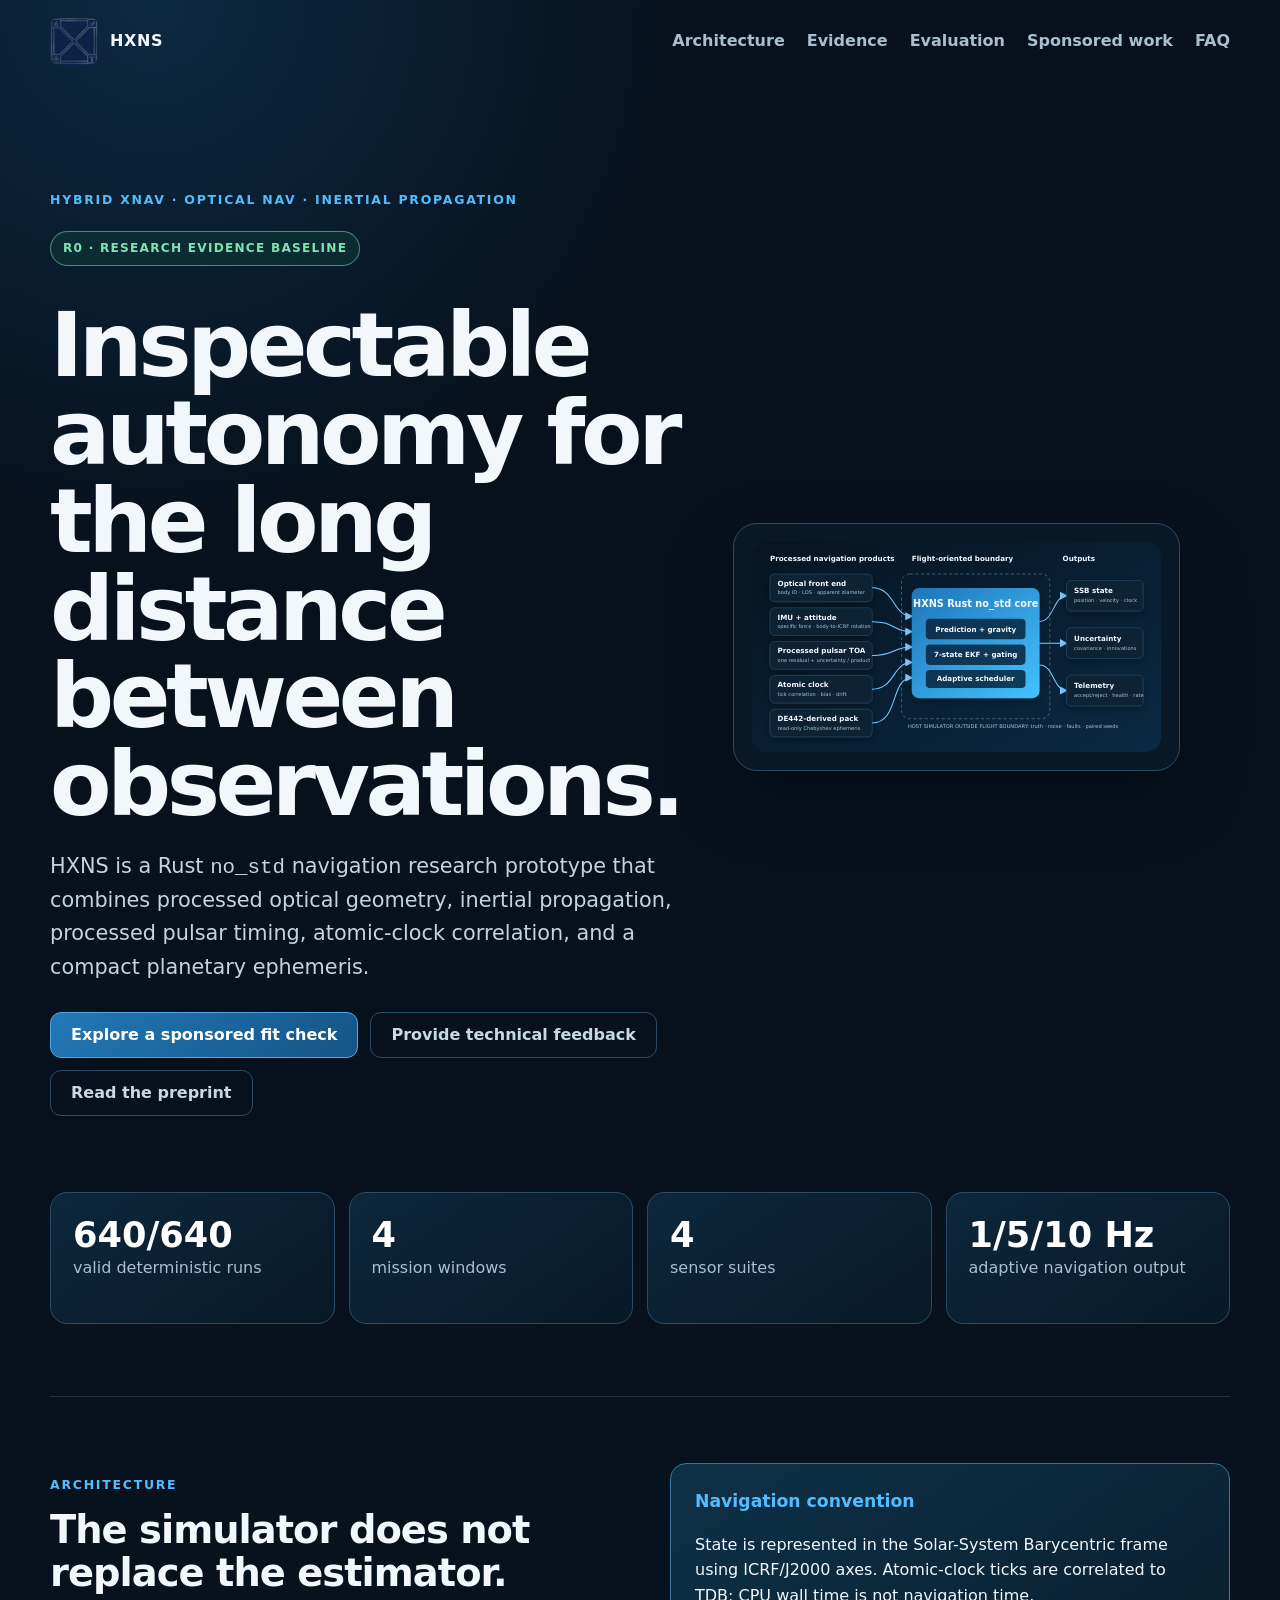
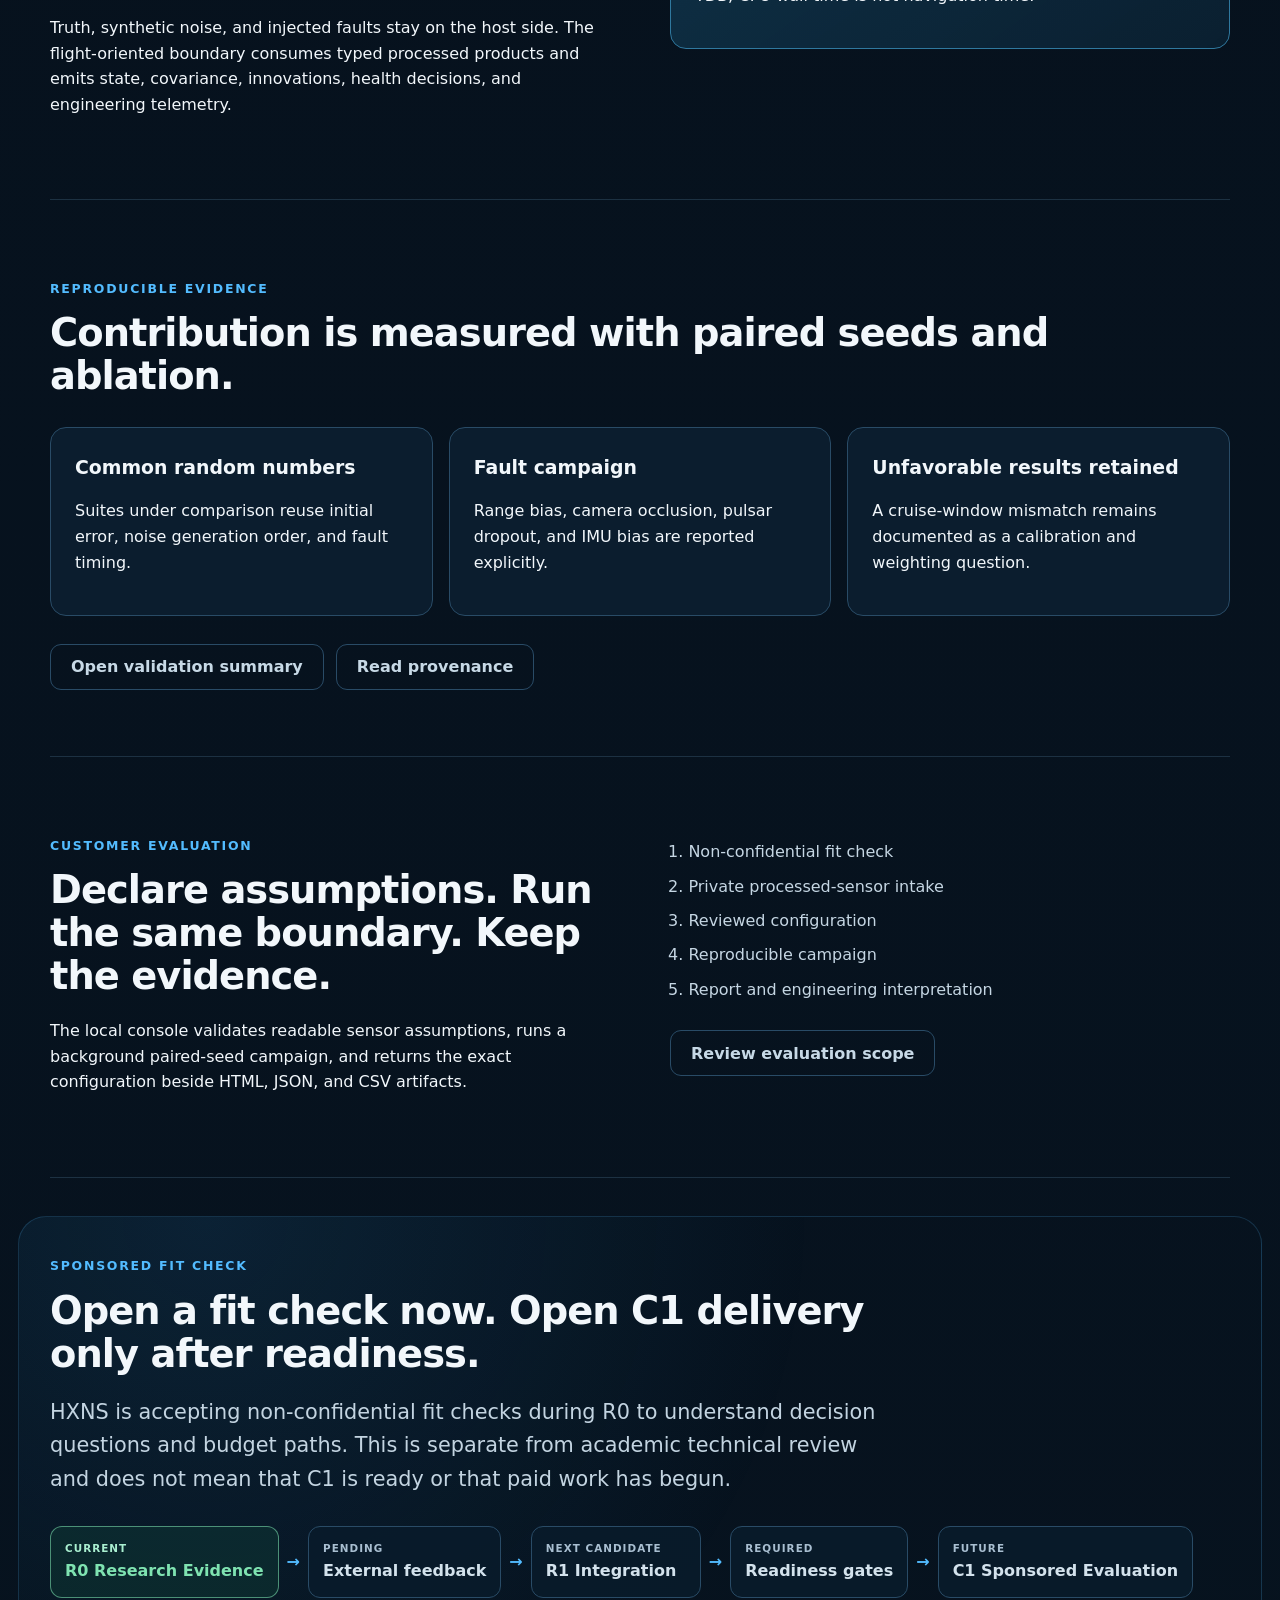
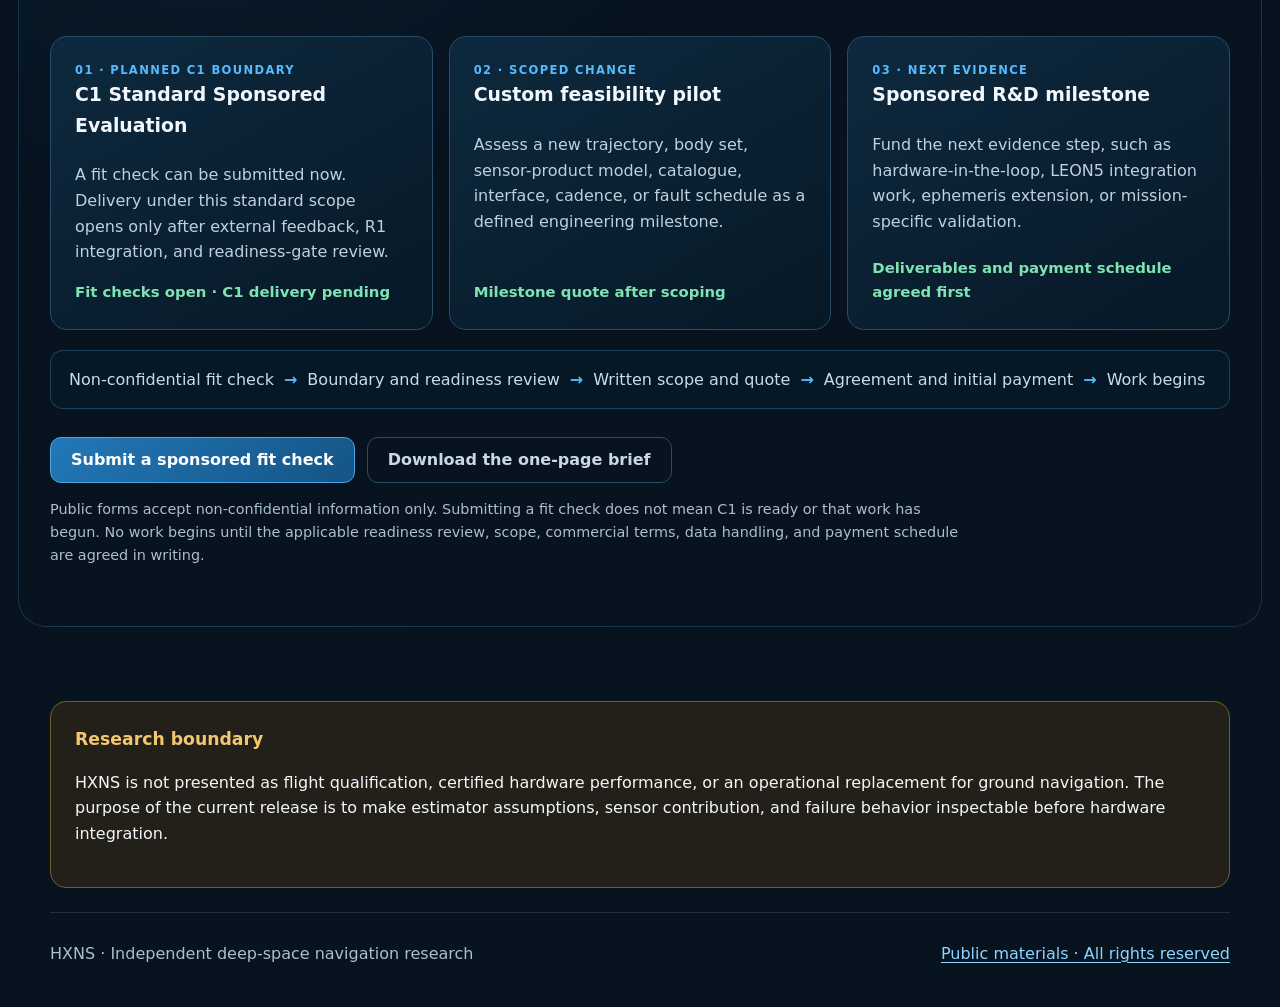
<file: index.html>
<!doctype html>
<html lang="en">
<head>
  <meta charset="utf-8">
  <meta name="viewport" content="width=device-width, initial-scale=1">
  <meta name="description" content="HXNS is a Rust no_std hybrid optical-pulsar-inertial navigation research prototype with reproducible software-in-the-loop evaluation.">
  <meta name="theme-color" content="#071522">
  <title>HXNS — Hybrid XNAV-OpticalNAV Service</title>
  <link rel="stylesheet" href="styles.css">
</head>
<body>
  <header class="site-header">
    <a class="brand" href="index.html"><img src="assets/hxns-logo.png" alt="HXNS logo"><span>HXNS</span></a>
    <nav aria-label="Primary navigation">
      <a href="#architecture">Architecture</a>
      <a href="#evidence">Evidence</a>
      <a href="#evaluation">Evaluation</a>
      <a href="#sponsored">Sponsored work</a>
      <a href="https://github.com/thanatchatharmx-eng/hxns/blob/main/docs/FAQ.md">FAQ</a>
    </nav>
  </header>

  <main class="page-shell">
    <section class="hero hero-grid">
      <div>
        <p class="eyebrow">HYBRID XNAV · OPTICAL NAV · INERTIAL PROPAGATION</p>
        <p class="status-badge">R0 · RESEARCH EVIDENCE BASELINE</p>
        <h1>Inspectable autonomy for the long distance between observations.</h1>
        <p class="lede">HXNS is a Rust <code>no_std</code> navigation research prototype that combines processed optical geometry, inertial propagation, processed pulsar timing, atomic-clock correlation, and a compact planetary ephemeris.</p>
        <div class="cta-row">
          <a class="button" href="#sponsored">Explore a sponsored fit check</a>
          <a class="button secondary" href="https://github.com/thanatchatharmx-eng/hxns/issues/new?template=technical-review.yml">Provide technical feedback</a>
          <a class="button secondary" href="publications/HXNS_Technical_Preprint_EN_v0.3.pdf">Read the preprint</a>
        </div>
      </div>
      <div class="hero-visual"><img src="assets/hxns-architecture.svg" alt="HXNS processed-sensor fusion architecture"></div>
    </section>

    <section class="metric-grid" aria-label="Validation evidence">
      <article class="metric-card"><strong>640/640</strong><span>valid deterministic runs</span></article>
      <article class="metric-card"><strong>4</strong><span>mission windows</span></article>
      <article class="metric-card"><strong>4</strong><span>sensor suites</span></article>
      <article class="metric-card"><strong>1/5/10 Hz</strong><span>adaptive navigation output</span></article>
    </section>

    <section id="architecture" class="content-section two-column">
      <div>
        <p class="eyebrow">ARCHITECTURE</p>
        <h2>The simulator does not replace the estimator.</h2>
        <p>Truth, synthetic noise, and injected faults stay on the host side. The flight-oriented boundary consumes typed processed products and emits state, covariance, innovations, health decisions, and engineering telemetry.</p>
      </div>
      <div class="callout"><strong>Navigation convention</strong><p>State is represented in the Solar-System Barycentric frame using ICRF/J2000 axes. Atomic-clock ticks are correlated to TDB; CPU wall time is not navigation time.</p></div>
    </section>

    <section id="evidence" class="content-section">
      <p class="eyebrow">REPRODUCIBLE EVIDENCE</p>
      <h2>Contribution is measured with paired seeds and ablation.</h2>
      <div class="card-grid">
        <article class="info-card"><h3>Common random numbers</h3><p>Suites under comparison reuse initial error, noise generation order, and fault timing.</p></article>
        <article class="info-card"><h3>Fault campaign</h3><p>Range bias, camera occlusion, pulsar dropout, and IMU bias are reported explicitly.</p></article>
        <article class="info-card"><h3>Unfavorable results retained</h3><p>A cruise-window mismatch remains documented as a calibration and weighting question.</p></article>
      </div>
      <div class="cta-row"><a class="button secondary" href="samples/sample-validation-summary.html">Open validation summary</a><a class="button secondary" href="https://github.com/thanatchatharmx-eng/hxns/blob/main/docs/RESEARCH.md">Read provenance</a></div>
    </section>

    <section id="evaluation" class="content-section two-column">
      <div>
        <p class="eyebrow">CUSTOMER EVALUATION</p>
        <h2>Declare assumptions. Run the same boundary. Keep the evidence.</h2>
        <p>The local console validates readable sensor assumptions, runs a background paired-seed campaign, and returns the exact configuration beside HTML, JSON, and CSV artifacts.</p>
      </div>
      <div>
        <ol class="clean-list">
          <li>Non-confidential fit check</li>
          <li>Private processed-sensor intake</li>
          <li>Reviewed configuration</li>
          <li>Reproducible campaign</li>
          <li>Report and engineering interpretation</li>
        </ol>
        <div class="cta-row"><a class="button secondary" href="https://github.com/thanatchatharmx-eng/hxns/blob/main/docs/EVALUATION.md">Review evaluation scope</a></div>
      </div>
    </section>

    <section id="sponsored" class="content-section sponsored-section">
      <div class="section-heading">
        <p class="eyebrow">SPONSORED FIT CHECK</p>
        <h2>Open a fit check now. Open C1 delivery only after readiness.</h2>
        <p class="lede compact-lede">HXNS is accepting non-confidential fit checks during R0 to understand decision questions and budget paths. This is separate from academic technical review and does not mean that C1 is ready or that paid work has begun.</p>
      </div>
      <div class="stage-roadmap" aria-label="HXNS commercial readiness path">
        <span class="stage-node current"><small>CURRENT</small>R0 Research Evidence</span>
        <b>→</b>
        <span class="stage-node"><small>PENDING</small>External feedback</span>
        <b>→</b>
        <span class="stage-node"><small>NEXT CANDIDATE</small>R1 Integration</span>
        <b>→</b>
        <span class="stage-node"><small>REQUIRED</small>Readiness gates</span>
        <b>→</b>
        <span class="stage-node"><small>FUTURE</small>C1 Sponsored Evaluation</span>
      </div>
      <div class="engagement-grid">
        <article class="engagement-card">
          <span class="engagement-label">01 · PLANNED C1 BOUNDARY</span>
          <h3>C1 Standard Sponsored Evaluation</h3>
          <p>A fit check can be submitted now. Delivery under this standard scope opens only after external feedback, R1 integration, and readiness-gate review.</p>
          <strong>Fit checks open · C1 delivery pending</strong>
        </article>
        <article class="engagement-card">
          <span class="engagement-label">02 · SCOPED CHANGE</span>
          <h3>Custom feasibility pilot</h3>
          <p>Assess a new trajectory, body set, sensor-product model, catalogue, interface, cadence, or fault schedule as a defined engineering milestone.</p>
          <strong>Milestone quote after scoping</strong>
        </article>
        <article class="engagement-card">
          <span class="engagement-label">03 · NEXT EVIDENCE</span>
          <h3>Sponsored R&amp;D milestone</h3>
          <p>Fund the next evidence step, such as hardware-in-the-loop, LEON5 integration work, ephemeris extension, or mission-specific validation.</p>
          <strong>Deliverables and payment schedule agreed first</strong>
        </article>
      </div>
      <div class="sponsor-process" aria-label="Sponsored evaluation process">
        <span>Non-confidential fit check</span><b>→</b><span>Boundary and readiness review</span><b>→</b><span>Written scope and quote</span><b>→</b><span>Agreement and initial payment</span><b>→</b><span>Work begins</span>
      </div>
      <div class="cta-row">
        <a class="button" href="https://github.com/thanatchatharmx-eng/hxns/issues/new?template=sponsored-evaluation.yml">Submit a sponsored fit check</a>
        <a class="button secondary" href="publications/HXNS_Sponsored_Evaluation_One_Page_v0.2.pdf">Download the one-page brief</a>
      </div>
      <p class="privacy-note">Public forms accept non-confidential information only. Submitting a fit check does not mean C1 is ready or that work has begun. No work begins until the applicable readiness review, scope, commercial terms, data handling, and payment schedule are agreed in writing.</p>
    </section>

    <section class="warning-card"><strong>Research boundary</strong><p>HXNS is not presented as flight qualification, certified hardware performance, or an operational replacement for ground navigation. The purpose of the current release is to make estimator assumptions, sensor contribution, and failure behavior inspectable before hardware integration.</p></section>
  </main>

  <footer><span>HXNS · Independent deep-space navigation research</span><a href="LICENSE">Public materials · All rights reserved</a></footer>
</body>
</html>
</file>
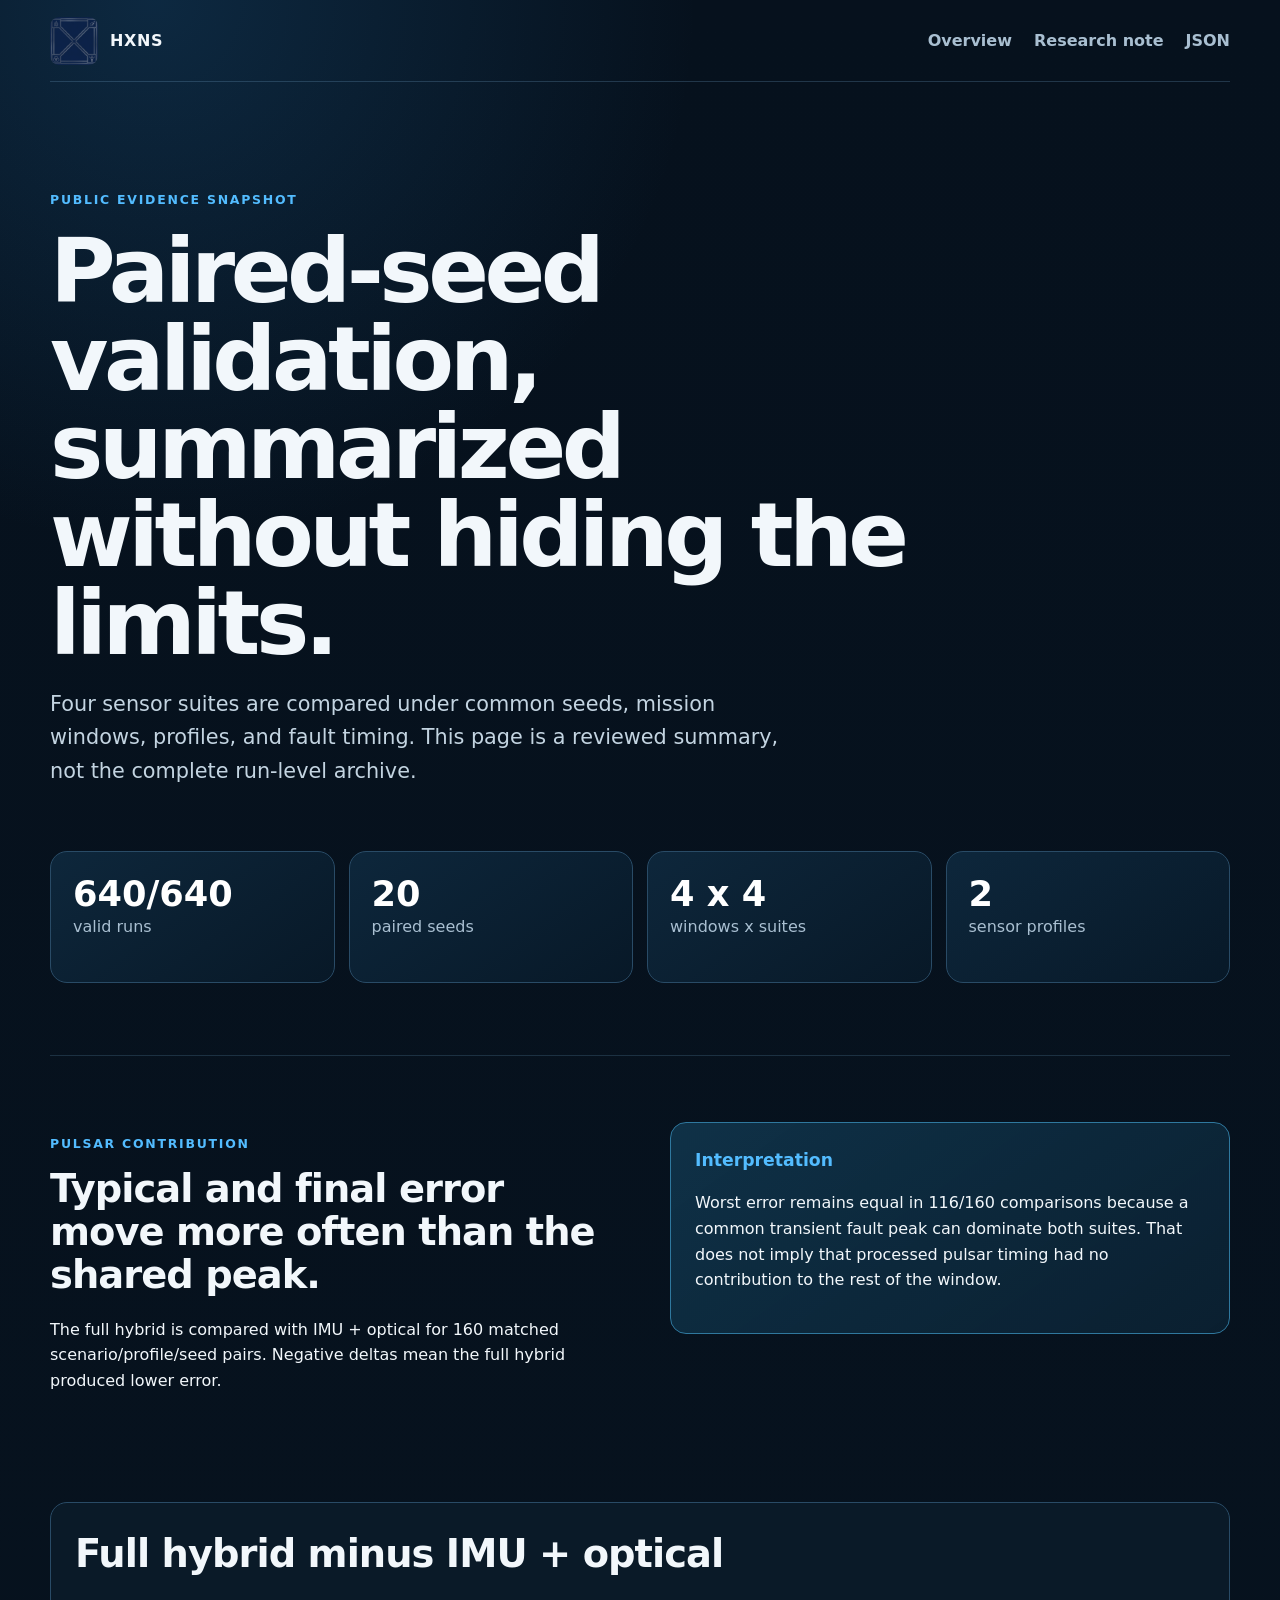
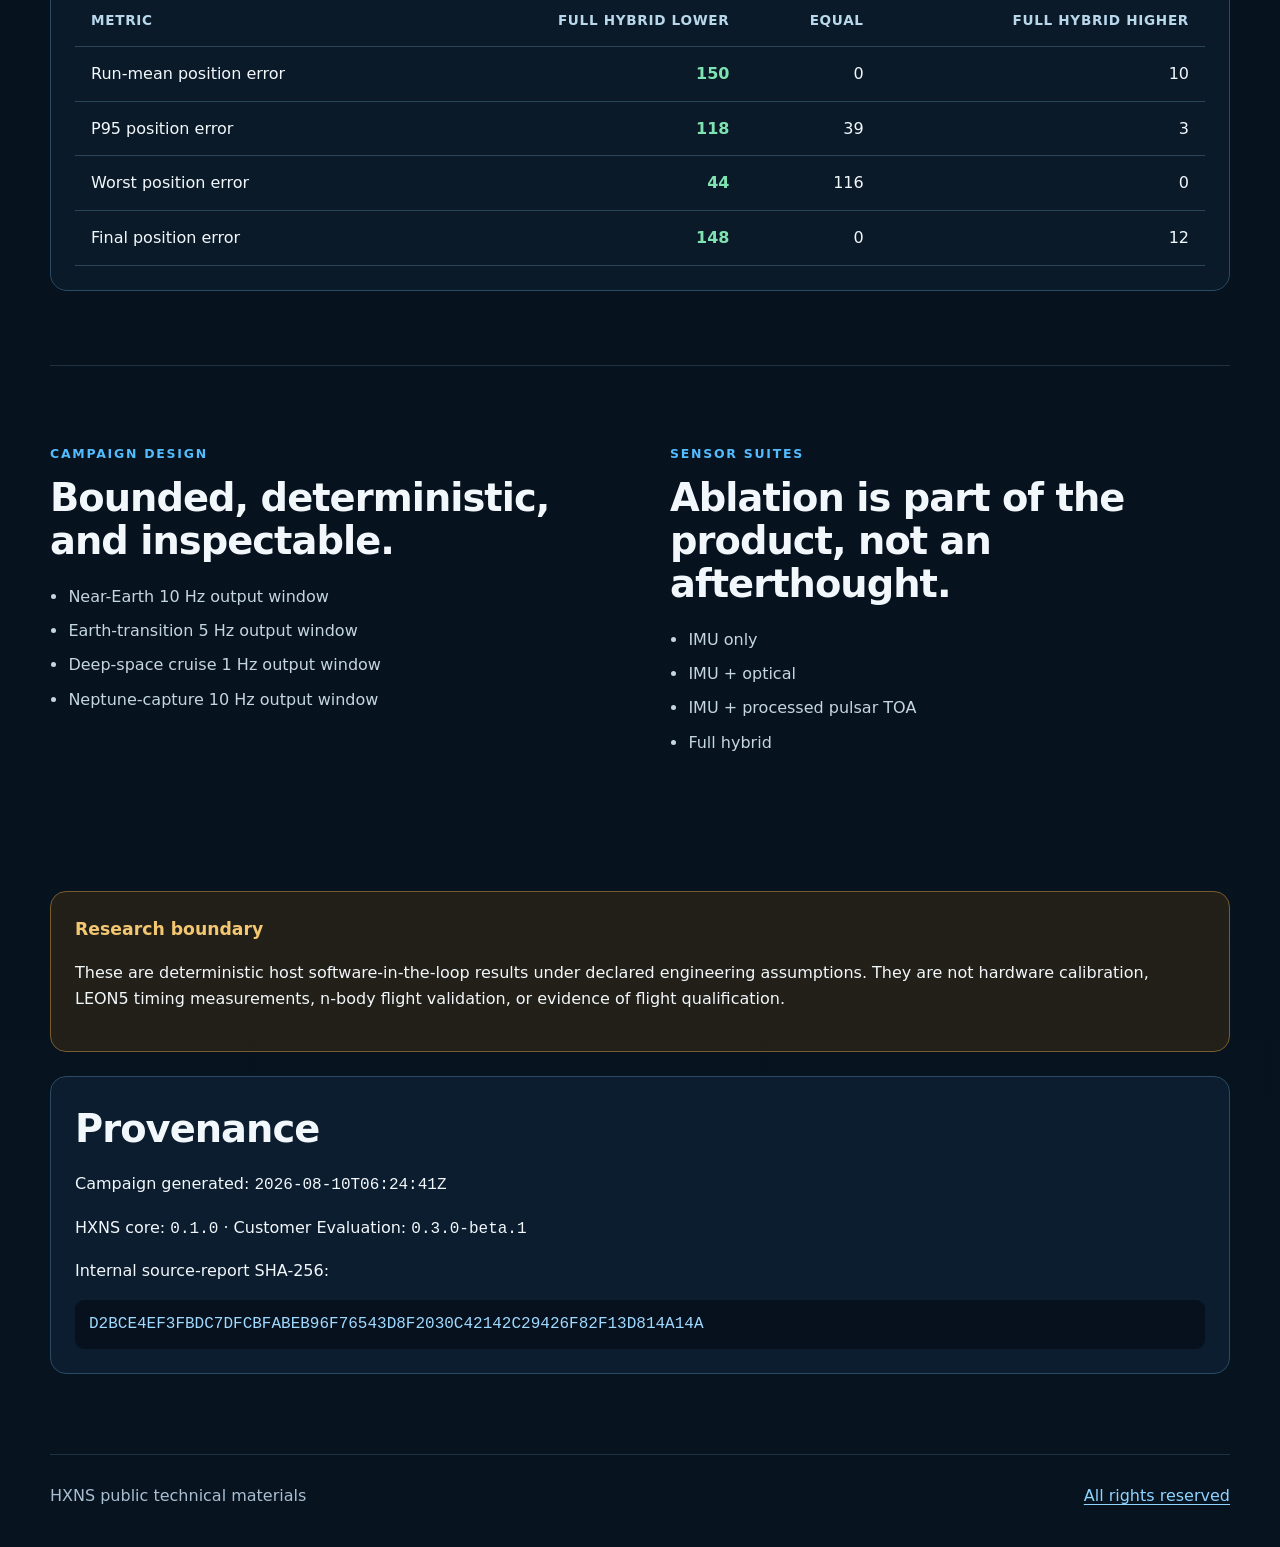
<file: samples/sample-validation-summary.html>
<!doctype html>
<html lang="en">
<head>
  <meta charset="utf-8">
  <meta name="viewport" content="width=device-width, initial-scale=1">
  <meta name="description" content="Public summary of the HXNS paired-seed software-in-the-loop validation campaign.">
  <title>HXNS Public Validation Summary</title>
  <link rel="stylesheet" href="../styles.css">
</head>
<body>
  <header class="site-header compact-header">
    <a class="brand" href="../index.html">
      <img src="../assets/hxns-logo.png" alt="HXNS logo">
      <span>HXNS</span>
    </a>
    <nav aria-label="Primary navigation">
      <a href="../index.html">Overview</a>
      <a href="https://github.com/thanatchatharmx-eng/hxns/blob/main/docs/RESEARCH.md">Research note</a>
      <a href="sample-summary.json">JSON</a>
    </nav>
  </header>

  <main class="page-shell">
    <section class="hero report-hero">
      <p class="eyebrow">PUBLIC EVIDENCE SNAPSHOT</p>
      <h1>Paired-seed validation, summarized without hiding the limits.</h1>
      <p class="lede">Four sensor suites are compared under common seeds,
        mission windows, profiles, and fault timing. This page is a reviewed
        summary, not the complete run-level archive.</p>
    </section>

    <section class="metric-grid" aria-label="Campaign metrics">
      <article class="metric-card"><strong>640/640</strong><span>valid runs</span></article>
      <article class="metric-card"><strong>20</strong><span>paired seeds</span></article>
      <article class="metric-card"><strong>4 x 4</strong><span>windows x suites</span></article>
      <article class="metric-card"><strong>2</strong><span>sensor profiles</span></article>
    </section>

    <section class="content-section two-column">
      <div>
        <p class="eyebrow">PULSAR CONTRIBUTION</p>
        <h2>Typical and final error move more often than the shared peak.</h2>
        <p>The full hybrid is compared with IMU + optical for 160 matched
          scenario/profile/seed pairs. Negative deltas mean the full hybrid
          produced lower error.</p>
      </div>
      <div class="callout">
        <strong>Interpretation</strong>
        <p>Worst error remains equal in 116/160 comparisons because a common
          transient fault peak can dominate both suites. That does not imply
          that processed pulsar timing had no contribution to the rest of the
          window.</p>
      </div>
    </section>

    <section class="table-wrap" aria-labelledby="ablation-title">
      <h2 id="ablation-title">Full hybrid minus IMU + optical</h2>
      <table>
        <thead><tr><th>Metric</th><th>Full hybrid lower</th><th>Equal</th><th>Full hybrid higher</th></tr></thead>
        <tbody>
          <tr><td>Run-mean position error</td><td class="good">150</td><td>0</td><td>10</td></tr>
          <tr><td>P95 position error</td><td class="good">118</td><td>39</td><td>3</td></tr>
          <tr><td>Worst position error</td><td class="good">44</td><td>116</td><td>0</td></tr>
          <tr><td>Final position error</td><td class="good">148</td><td>0</td><td>12</td></tr>
        </tbody>
      </table>
    </section>

    <section class="content-section two-column">
      <div>
        <p class="eyebrow">CAMPAIGN DESIGN</p>
        <h2>Bounded, deterministic, and inspectable.</h2>
        <ul class="clean-list">
          <li>Near-Earth 10 Hz output window</li>
          <li>Earth-transition 5 Hz output window</li>
          <li>Deep-space cruise 1 Hz output window</li>
          <li>Neptune-capture 10 Hz output window</li>
        </ul>
      </div>
      <div>
        <p class="eyebrow">SENSOR SUITES</p>
        <h2>Ablation is part of the product, not an afterthought.</h2>
        <ul class="clean-list">
          <li>IMU only</li>
          <li>IMU + optical</li>
          <li>IMU + processed pulsar TOA</li>
          <li>Full hybrid</li>
        </ul>
      </div>
    </section>

    <section class="warning-card">
      <strong>Research boundary</strong>
      <p>These are deterministic host software-in-the-loop results under
        declared engineering assumptions. They are not hardware calibration,
        LEON5 timing measurements, n-body flight validation, or evidence of
        flight qualification.</p>
    </section>

    <section class="provenance">
      <h2>Provenance</h2>
      <p>Campaign generated: <code>2026-08-10T06:24:41Z</code></p>
      <p>HXNS core: <code>0.1.0</code> · Customer Evaluation: <code>0.3.0-beta.1</code></p>
      <p>Internal source-report SHA-256:</p>
      <code class="hash">D2BCE4EF3FBDC7DFCBFABEB96F76543D8F2030C42142C29426F82F13D814A14A</code>
    </section>
  </main>

  <footer>
    <span>HXNS public technical materials</span>
    <a href="../LICENSE">All rights reserved</a>
  </footer>
</body>
</html>
</file>
<file: styles.css>
:root {
  color-scheme: dark;
  --bg: #06111d;
  --panel: #0b1c2b;
  --panel-2: #10263a;
  --line: #294b66;
  --text: #f2f7fb;
  --muted: #a9bfd1;
  --blue: #53bcff;
  --blue-2: #1f74b6;
  --green: #7fe3b1;
  --amber: #f3c671;
  --max: 1180px;
}
* { box-sizing: border-box; }
html { scroll-behavior: smooth; }
body {
  margin: 0;
  background:
    radial-gradient(circle at 12% 0%, rgba(35, 116, 178, .24), transparent 34rem),
    linear-gradient(180deg, #06111d 0%, #07131f 100%);
  color: var(--text);
  font: 16px/1.6 Inter, ui-sans-serif, system-ui, -apple-system, "Segoe UI", sans-serif;
}
a { color: #8ed4ff; text-decoration-thickness: 1px; text-underline-offset: 3px; }
a:hover { color: #c6ecff; }
code { font-family: "Cascadia Code", "SFMono-Regular", Consolas, monospace; }

.site-header {
  width: min(calc(100% - 40px), var(--max));
  margin: 0 auto;
  min-height: 82px;
  display: flex;
  align-items: center;
  justify-content: space-between;
  gap: 28px;
}
.compact-header { border-bottom: 1px solid rgba(105, 151, 185, .28); }
.brand { display: flex; align-items: center; gap: 12px; color: var(--text); text-decoration: none; font-weight: 800; letter-spacing: .04em; }
.brand img { width: 48px; height: 48px; border-radius: 9px; }
nav { display: flex; flex-wrap: wrap; gap: 22px; }
nav a { color: var(--muted); text-decoration: none; font-weight: 650; }

.page-shell { width: min(calc(100% - 40px), var(--max)); margin: 0 auto; }
.hero { padding: 96px 0 76px; }
.report-hero { padding-bottom: 42px; }
.hero-grid { display: grid; grid-template-columns: 1.1fr .9fr; gap: 52px; align-items: center; }
.eyebrow { color: var(--blue); font-size: .78rem; font-weight: 850; letter-spacing: .14em; text-transform: uppercase; }
.status-badge { display: inline-flex; margin: 8px 0 18px; padding: 7px 12px; border: 1px solid rgba(127, 227, 177, .52); border-radius: 999px; background: rgba(24, 91, 69, .24); color: var(--green); font-size: .76rem; font-weight: 850; letter-spacing: .1em; }
h1 { max-width: 880px; margin: .2em 0; font-size: clamp(2.7rem, 7vw, 5.7rem); line-height: .98; letter-spacing: -.05em; }
h2 { margin: .15em 0 .55em; font-size: clamp(1.65rem, 3vw, 2.6rem); line-height: 1.12; letter-spacing: -.025em; }
h3 { margin: 0 0 .35em; font-size: 1.18rem; }
.lede { max-width: 760px; color: #c3d4e1; font-size: clamp(1.08rem, 2vw, 1.3rem); }
.hero-visual { border: 1px solid var(--line); border-radius: 24px; padding: 18px; background: rgba(10, 28, 44, .74); box-shadow: 0 28px 70px rgba(0, 0, 0, .28); }
.hero-visual img { display: block; width: 100%; border-radius: 15px; }
.cta-row { display: flex; flex-wrap: wrap; gap: 12px; margin-top: 28px; }
.button { display: inline-flex; align-items: center; min-height: 46px; padding: 0 20px; border: 1px solid #4ba7df; border-radius: 11px; background: linear-gradient(135deg, #2378b8, #145485); color: white; text-decoration: none; font-weight: 800; }
.button.secondary { background: transparent; border-color: var(--line); color: #c7d9e6; }

.metric-grid { display: grid; grid-template-columns: repeat(4, 1fr); gap: 14px; margin: 0 0 72px; }
.metric-card { min-height: 132px; padding: 22px; border: 1px solid var(--line); border-radius: 17px; background: linear-gradient(145deg, rgba(14, 40, 61, .94), rgba(8, 25, 40, .94)); }
.metric-card strong { display: block; font-size: 2.2rem; line-height: 1.15; color: #fff; }
.metric-card span { color: var(--muted); }

.content-section { padding: 66px 0; border-top: 1px solid rgba(79, 120, 150, .3); }
.two-column { display: grid; grid-template-columns: 1fr 1fr; gap: 60px; align-items: start; }
.card-grid { display: grid; grid-template-columns: repeat(3, 1fr); gap: 16px; margin-top: 30px; }
.info-card, .callout, .warning-card, .provenance { padding: 24px; border: 1px solid var(--line); border-radius: 16px; background: rgba(12, 31, 48, .88); }
.callout { border-color: #2f789e; background: linear-gradient(145deg, rgba(18, 61, 87, .72), rgba(10, 32, 49, .92)); }
.callout strong, .warning-card strong { display: block; margin-bottom: 8px; color: var(--blue); font-size: 1.08rem; }
.warning-card { margin: 54px 0 24px; border-color: #765d2d; background: rgba(69, 48, 18, .44); }
.warning-card strong { color: var(--amber); }
.provenance { margin: 24px 0 80px; }
.hash { display: block; overflow-wrap: anywhere; padding: 12px 14px; border-radius: 9px; background: #06111d; color: #9fd9ff; }
.clean-list { padding-left: 1.15rem; }
.clean-list li { margin: .55rem 0; color: #c5d6e3; }

.section-heading { max-width: 860px; }
.compact-lede { max-width: 850px; }
.sponsored-section { position: relative; }
.sponsored-section::before {
  content: "";
  position: absolute;
  inset: 38px -32px 20px;
  z-index: -1;
  border: 1px solid rgba(72, 165, 222, .22);
  border-radius: 28px;
  background: radial-gradient(circle at 15% 0%, rgba(41, 140, 203, .13), transparent 38rem);
}
.stage-roadmap {
  display: flex;
  align-items: stretch;
  gap: 8px;
  margin-top: 30px;
  overflow-x: auto;
  padding-bottom: 6px;
}
.stage-roadmap > b { display: flex; align-items: center; color: var(--blue); }
.stage-node {
  min-width: 170px;
  padding: 13px 14px;
  border: 1px solid var(--line);
  border-radius: 12px;
  background: rgba(8, 27, 43, .9);
  color: #d3e2ec;
  font-weight: 750;
}
.stage-node small { display: block; margin-bottom: 2px; color: var(--muted); font-size: .65rem; letter-spacing: .1em; }
.stage-node.current { border-color: rgba(127, 227, 177, .56); background: rgba(24, 91, 69, .24); color: var(--green); }
.stage-node.current small { color: #a9efd0; }
.engagement-grid { display: grid; grid-template-columns: repeat(3, 1fr); gap: 16px; margin-top: 32px; }
.engagement-card {
  min-height: 276px;
  display: flex;
  flex-direction: column;
  padding: 24px;
  border: 1px solid var(--line);
  border-radius: 17px;
  background: linear-gradient(150deg, rgba(14, 42, 64, .96), rgba(7, 24, 38, .96));
}
.engagement-card p { color: #bfd1df; }
.engagement-card strong { margin-top: auto; color: var(--green); font-size: .93rem; }
.engagement-label { color: var(--blue); font-size: .72rem; font-weight: 850; letter-spacing: .12em; }
.sponsor-process {
  display: flex;
  align-items: center;
  gap: 10px;
  margin-top: 20px;
  padding: 16px 18px;
  overflow-x: auto;
  border: 1px solid rgba(89, 174, 226, .28);
  border-radius: 13px;
  background: rgba(7, 25, 40, .78);
  color: #c9dce9;
  white-space: nowrap;
}
.sponsor-process b { color: var(--blue); }
.privacy-note { max-width: 920px; color: var(--muted); font-size: .9rem; }

.table-wrap { overflow-x: auto; margin: 26px 0 74px; padding: 24px; border: 1px solid var(--line); border-radius: 17px; background: rgba(10, 27, 42, .9); }
table { width: 100%; border-collapse: collapse; min-width: 680px; }
th, td { padding: 14px 16px; border-bottom: 1px solid #29465b; text-align: right; }
th:first-child, td:first-child { text-align: left; }
th { color: #b9d7eb; font-size: .85rem; text-transform: uppercase; letter-spacing: .05em; }
td.good { color: var(--green); font-weight: 800; }

footer { width: min(calc(100% - 40px), var(--max)); margin: 0 auto; padding: 28px 0 42px; border-top: 1px solid rgba(79, 120, 150, .3); display: flex; justify-content: space-between; gap: 20px; color: var(--muted); }

@media (max-width: 850px) {
  .hero-grid, .two-column { grid-template-columns: 1fr; }
  .card-grid, .engagement-grid { grid-template-columns: 1fr; }
  .metric-grid { grid-template-columns: repeat(2, 1fr); }
  nav { display: none; }
  .hero { padding-top: 58px; }
  .engagement-card { min-height: 0; }
  .sponsored-section::before { inset: 38px 0 20px; }
}
@media (max-width: 520px) {
  .site-header, .page-shell, footer { width: min(calc(100% - 24px), var(--max)); }
  .metric-grid { grid-template-columns: 1fr; }
  footer { flex-direction: column; }
}
</file>
